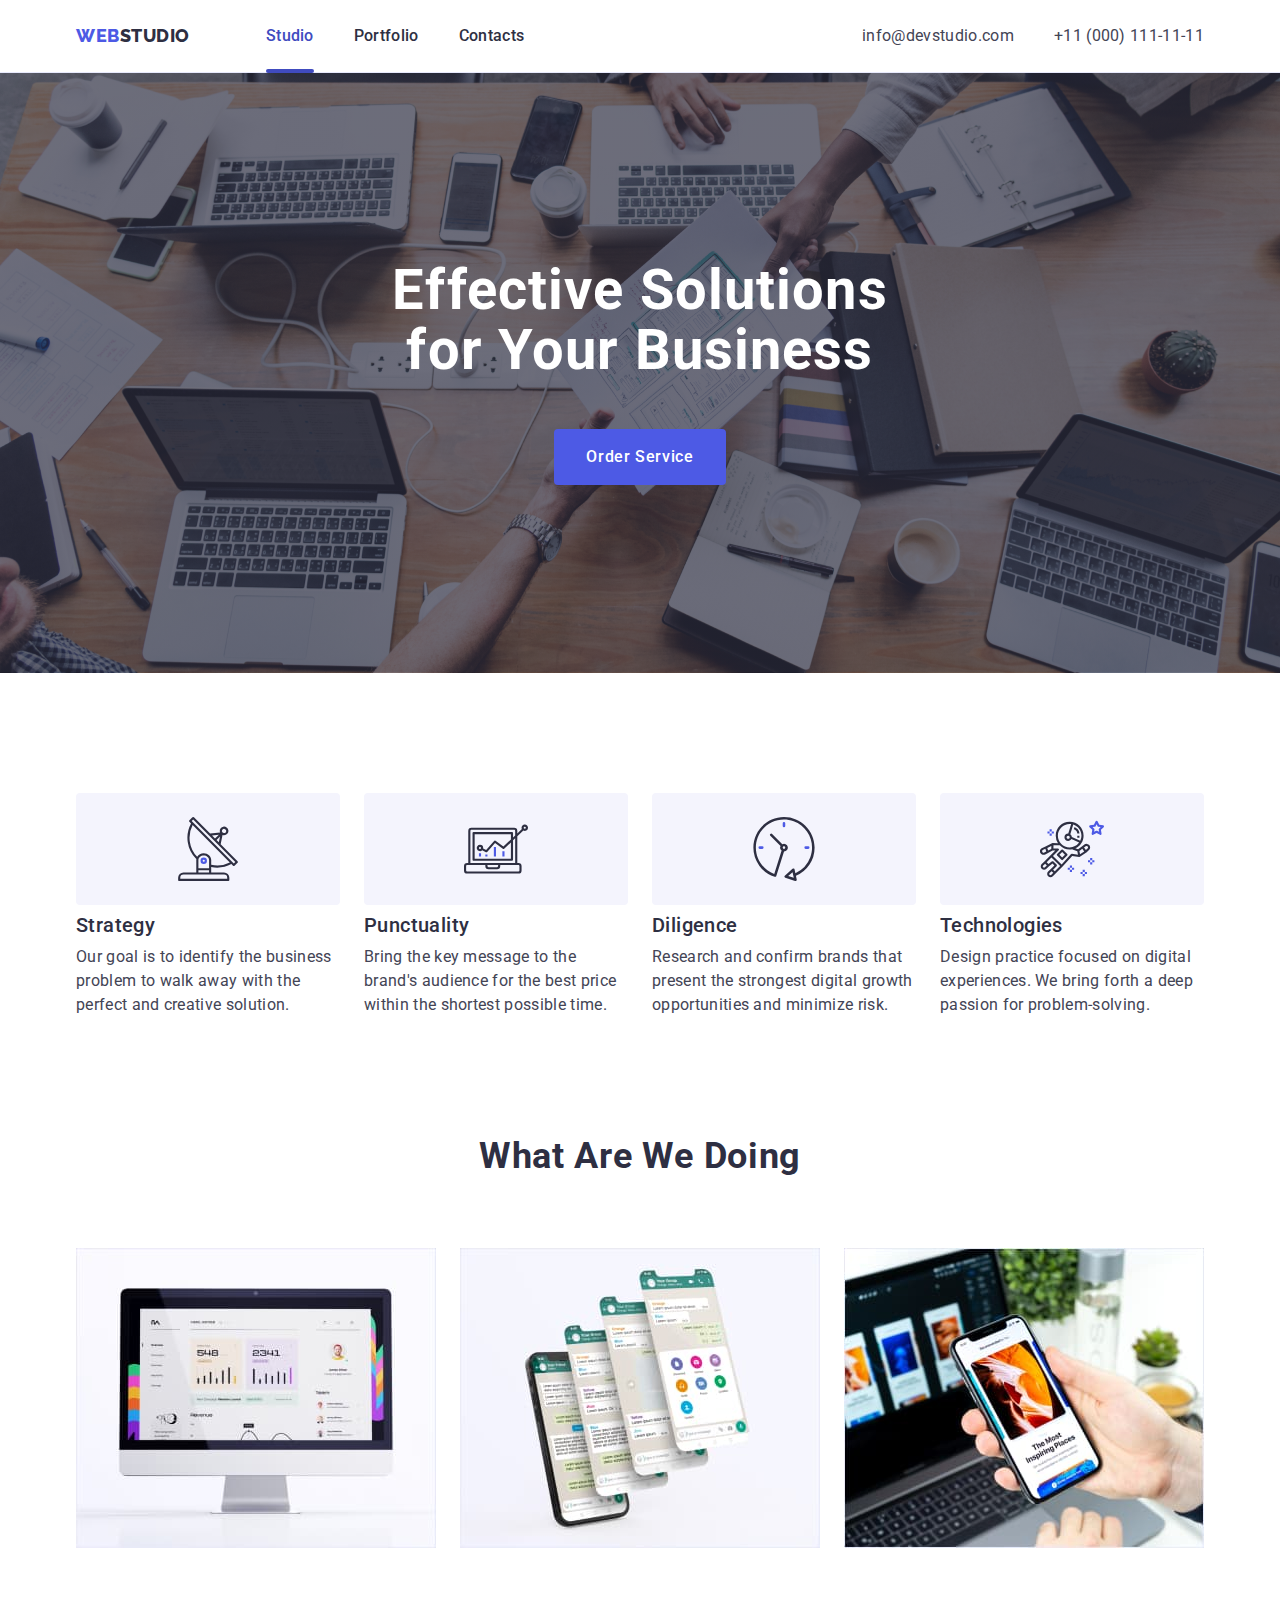
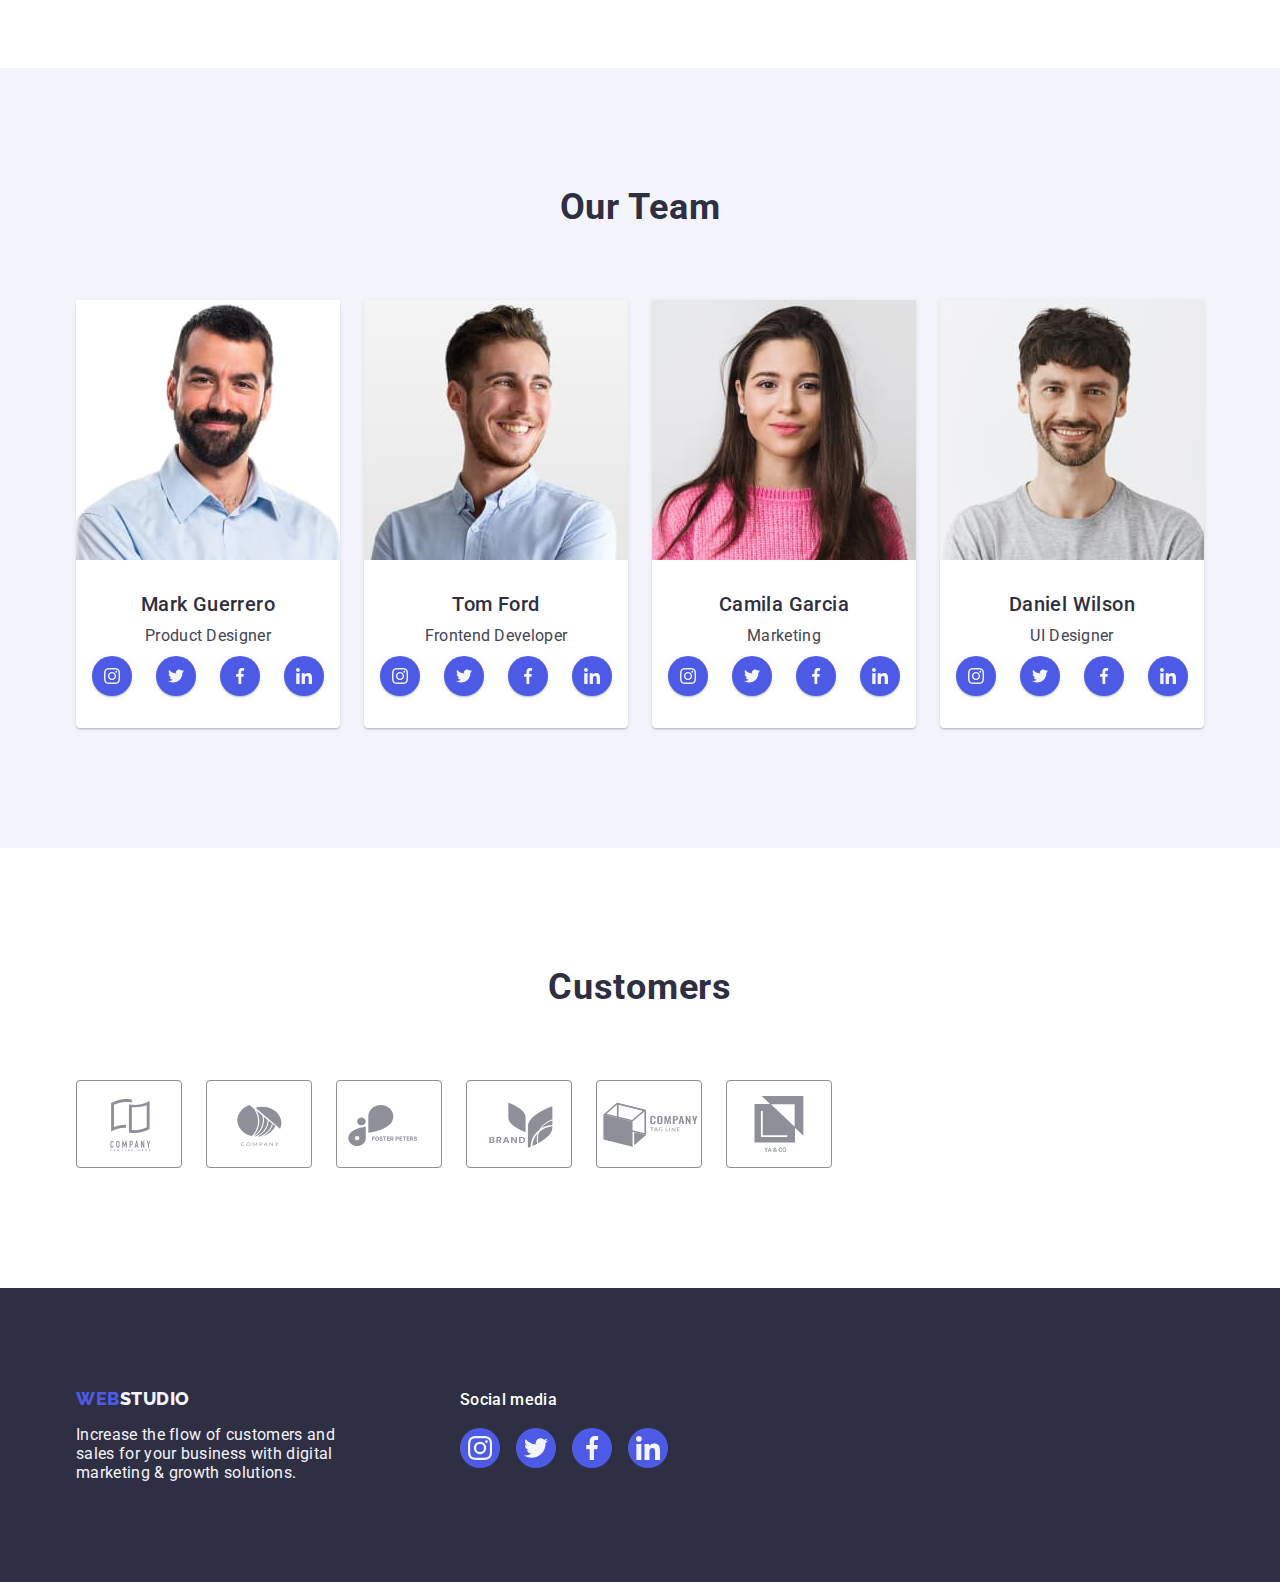
<file: index.html>
<!DOCTYPE html>
<html lang="en">
  <head>
    <meta charset="UTF-8" />
    <meta http-equiv="X-UA-Compatible" content="IE=edge" />
    <meta name="viewport" content="width=device-width, initial-scale=1.0" />
    <title>WebStudio</title>
    <link
      rel="stylesheet"
      href="https://cdn.jsdelivr.net/npm/modern-normalize@1.1.0/modern-normalize.min.css"
    />
    <link rel="preconnect" href="https://fonts.googleapis.com" />
    <link rel="preconnect" href="https://fonts.gstatic.com" crossorigin />
    <link
      href="https://fonts.googleapis.com/css2?family=Raleway:wght@800&family=Roboto:wght@400;500;700&display=swap"
      rel="stylesheet"
    />
    <link rel="stylesheet" href="./css/styles.css" />
  </head>
  <body>
    <!-- header  -->
    <header class="header">
      <div class="container header-container">
        <nav class="navigation">
          <a class="logo link logo-container" href="./index.html">
            Web<span class="logo-second-part">Studio</span>
          </a>

          <ul class="list menu">
            <li class="menu-item">
              <a href="./index.html" class="menu-link link current">Studio</a>
            </li>
            <li class="menu-item">
              <a href="./portfolio.html" class="menu-link link">Portfolio</a>
            </li>
            <li class="menu-item">
              <a href="" class="menu-link link">Contacts</a>
            </li>
          </ul>
        </nav>
        <address class="addres-list">
          <ul class="list menu">
            <li>
              <a href="mailto:info@devstudio.com" class="addres-link link"
                >info@devstudio.com</a
              >
            </li>
            <li>
              <a href="tel:+110001111111" class="addres-link link"
                >+11 (000) 111-11-11</a
              >
            </li>
          </ul>
        </address>
      </div>
    </header>
    <main>
      <!-- Hero -->
      <section class="hero hero-bg">
        <div class="container">
          <h1 class="title">Effective Solutions for Your Business</h1>
          <button class="hero-btn" type="button" data-modal-open>
            Order Service
          </button>
        </div>
      </section>
      <!-- features -->
      <section class="features-container">
        <div class="container">
          <h2 class="hidden-title" hidden>features</h2>
          <ul class="list features-list icon-list">
            <li class="features-item">
              <div class="icon-container">
                <svg width="64" height="64">
                  <use href="./images/icons.svg#icon-antenna"></use>
                </svg>
              </div>
              <h3 class="description-title">Strategy</h3>
              <p class="description">
                Our goal is to identify the business problem to walk away with
                the perfect and creative solution.
              </p>
            </li>
            <li class="features-item">
              <div class="icon-container">
                <svg width="64" height="64">
                  <use href="./images/icons.svg#icon-diagram"></use>
                </svg>
              </div>
              <h3 class="description-title">Punctuality</h3>
              <p class="description">
                Bring the key message to the brand's audience for the best price
                within the shortest possible time.
              </p>
            </li>
            <li class="features-item">
              <div class="icon-container">
                <svg width="64" height="64">
                  <use href="./images/icons.svg#icon-clock"></use>
                </svg>
              </div>
              <h3 class="description-title">Diligence</h3>
              <p class="description">
                Research and confirm brands that present the strongest digital
                growth opportunities and minimize risk.
              </p>
            </li>

            <li class="features-item">
              <div class="icon-container">
                <svg width="64" height="64">
                  <use href="./images/icons.svg#icon-astronaut"></use>
                </svg>
              </div>
              <h3 class="description-title">Technologies</h3>
              <p class="description">
                Design practice focused on digital experiences. We bring forth a
                deep passion for problem-solving.
              </p>
            </li>
          </ul>
        </div>
      </section>
      <!-- What are we doing -->
      <section class="wawd-container">
        <div class="container">
          <h2 class="subtitle">What are we doing</h2>
          <ul class="list wawd-list">
            <li class="wawd-item">
              <img
                src="./images/about_us/foto_2.jpg.jpg"
                alt="Macboock"
                width="360"
                height="300"
              />
            </li>
            <li class="wawd-item">
              <img
                src="./images/about_us/foto.jpg.jpg"
                alt="Messenger"
                width="360"
                height="300"
              />
            </li>
            <li class="wawd-item">
              <img
                src="./images/about_us/foto_3.jpg.jpg"
                alt="Phone"
                width="360"
                height="300"
              />
            </li>
          </ul>
        </div>
      </section>
      <!-- our team -->
      <section class="our-team section">
        <div class="container">
          <h2 class="subtitle">Our Team</h2>
          <ul class="list employees-list">
            <li class="images-team">
              <img
                class="employees-card"
                src="./images/our_team/img_3.jpg"
                alt="photo of the employee"
                width="264"
                height="260"
              />
              <div class="employees-card-description">
                <h3 class="name-teammate">Mark Guerrero</h3>
                <p class="place">Product Designer</p>
                <ul class="list social-list">
                  <li class="social-list-item">
                    <a class="social-link-icon" href="">
                      <svg class="icon-item" width="16" height="16">
                        <use href="./images/icons.svg#icon-instagram"></use>
                      </svg>
                    </a>
                  </li>
                  <li class="social-list-item">
                    <a class="social-link-icon" href="">
                      <svg class="icon-item" width="16" height="16">
                        <use href="./images/icons.svg#icon-twitter"></use>
                      </svg>
                    </a>
                  </li>
                  <li class="social-list-item">
                    <a class="social-link-icon" href="">
                      <svg class="icon-item" width="16" height="16">
                        <use href="./images/icons.svg#icon-facebook"></use>
                      </svg>
                    </a>
                  </li>
                  <li class="social-list-item">
                    <a class="social-link-icon" href="">
                      <svg class="icon-item" width="16" height="16">
                        <use href="./images/icons.svg#icon-linkedin"></use>
                      </svg>
                    </a>
                  </li>
                </ul>
              </div>
            </li>

            <li class="images-team">
              <img
                class="employees-card"
                src="./images/our_team/img_2.jpg"
                alt="photo of the employee"
                width="264"
                height="260"
              />
              <div class="employees-card-description">
                <h3 class="name-teammate">Tom Ford</h3>
                <p class="place">Frontend Developer</p>
                <ul class="list social-list">
                  <li class="social-list-item">
                    <a class="social-link-icon" href="">
                      <svg class="icon-item" width="16" height="16">
                        <use href="./images/icons.svg#icon-instagram"></use>
                      </svg>
                    </a>
                  </li>
                  <li class="social-list-item">
                    <a class="social-link-icon" href="">
                      <svg class="icon-item" width="16" height="16">
                        <use href="./images/icons.svg#icon-twitter"></use>
                      </svg>
                    </a>
                  </li>
                  <li class="social-list-item">
                    <a class="social-link-icon" href="">
                      <svg class="icon-item" width="16" height="16">
                        <use href="./images/icons.svg#icon-facebook"></use>
                      </svg>
                    </a>
                  </li>
                  <li class="social-list-item">
                    <a class="social-link-icon" href="">
                      <svg class="icon-item" width="16" height="16">
                        <use href="./images/icons.svg#icon-linkedin"></use>
                      </svg>
                    </a>
                  </li>
                </ul>
              </div>
            </li>

            <li class="images-team">
              <img
                class="employees-card"
                src="./images/our_team/img_1.jpg"
                alt="photo of the employee"
                width="264"
                height="260"
              />
              <div class="employees-card-description">
                <h3 class="name-teammate">Camila Garcia</h3>
                <p class="place">Marketing</p>
                <ul class="list social-list">
                  <li class="social-list-item">
                    <a class="social-link-icon" href="">
                      <svg class="icon-item" width="16" height="16">
                        <use href="./images/icons.svg#icon-instagram"></use>
                      </svg>
                    </a>
                  </li>
                  <li class="social-list-item">
                    <a class="social-link-icon" href="">
                      <svg class="icon-item" width="16" height="16">
                        <use href="./images/icons.svg#icon-twitter"></use>
                      </svg>
                    </a>
                  </li>
                  <li class="social-list-item">
                    <a class="social-link-icon" href="">
                      <svg class="icon-item" width="16" height="16">
                        <use href="./images/icons.svg#icon-facebook"></use>
                      </svg>
                    </a>
                  </li>
                  <li class="social-list-item">
                    <a class="social-link-icon" href="">
                      <svg class="icon-item" width="16" height="16">
                        <use href="./images/icons.svg#icon-linkedin"></use>
                      </svg>
                    </a>
                  </li>
                </ul>
              </div>
            </li>

            <li class="images-team">
              <img
                class="employees-card"
                src="./images/our_team/img.jpg"
                alt="photo of the employee"
                width="264"
                height="260"
              />
              <div class="employees-card-description">
                <h3 class="name-teammate">Daniel Wilson</h3>
                <p class="place">UI Designer</p>
                <ul class="list social-list">
                  <li class="social-list-item">
                    <a class="social-link-icon" href="">
                      <svg class="icon-item" width="16" height="16">
                        <use href="./images/icons.svg#icon-instagram"></use>
                      </svg>
                    </a>
                  </li>
                  <li class="social-list-item">
                    <a class="social-link-icon" href="">
                      <svg class="icon-item" width="16" height="16">
                        <use href="./images/icons.svg#icon-twitter"></use>
                      </svg>
                    </a>
                  </li>
                  <li class="social-list-item">
                    <a class="social-link-icon" href="">
                      <svg class="icon-item" width="16" height="16">
                        <use href="./images/icons.svg#icon-facebook"></use>
                      </svg>
                    </a>
                  </li>
                  <li class="social-list-item">
                    <a class="social-link-icon" href="">
                      <svg class="icon-item" width="16" height="16">
                        <use href="./images/icons.svg#icon-linkedin"></use>
                      </svg>
                    </a>
                  </li>
                </ul>
              </div>
            </li>
          </ul>
        </div>
      </section>
      <!-- customers -->
      <section class="customers-section section">
        <div class="container">
          <h2 class="customers-title subtitle">Customers</h2>
          <ul class="list customers-list">
            <li class="customers-item">
              <a class="customers-link link" href="">
                <svg class="customers-svg" width="104" height="56">
                  <use href="./images/icons.svg#icon-logo-1"></use>
                </svg>
              </a>
            </li>
            <li class="customers-item">
              <a class="customers-link link" href="">
                <svg class="customers-svg" width="104" height="56">
                  <use href="./images/icons.svg#icon-logo-2"></use>
                </svg>
              </a>
            </li>
            <li class="customers-item">
              <a class="customers-link link" href="">
                <svg class="customers-svg" width="104" height="56">
                  <use href="./images/icons.svg#icon-logo-3"></use>
                </svg>
              </a>
            </li>
            <li class="customers-item">
              <a class="customers-link link" href="">
                <svg class="customers-svg" width="104" height="56">
                  <use href="./images/icons.svg#icon-logo-4"></use>
                </svg>
              </a>
            </li>
            <li class="customers-item">
              <a class="customers-link link" href="">
                <svg class="customers-svg" width="104" height="56">
                  <use href="./images/icons.svg#icon-logo-5"></use>
                </svg>
              </a>
            </li>
            <li class="customers-item">
              <a class="customers-link link" href="">
                <svg class="customers-svg" width="104" height="56">
                  <use href="./images/icons.svg#icon-logo-6"></use>
                </svg>
              </a>
            </li>
          </ul>
        </div>
      </section>
    </main>
    <!-- footer -->
    <footer class="footer">
      <div class="container footer-container">
        <div class="footer-left-side">
          <a class="logo link footer-link" href="./index.html">
            Web<span class="logo-second-part logo-second-part-white"
              >Studio</span
            >
          </a>
          <p class="footer-text">
            Increase the flow of customers and sales for your business with
            digital marketing & growth solutions.
          </p>
        </div>
        <div class="footer-right-side">
          <p class="footer-right-side-text">Social media</p>
          <ul class="list footer-link-list">
            <li class="social-list-item">
              <a class="link-social-icon" href="">
                <svg class="icon-item" width="24" height="24">
                  <use href="./images/icons.svg#icon-instagram"></use>
                </svg>
              </a>
            </li>
            <li class="social-list-item">
              <a class="link-social-icon" href="">
                <svg class="icon-item" width="24" height="24">
                  <use href="./images/icons.svg#icon-twitter"></use>
                </svg>
              </a>
            </li>
            <li class="social-list-item">
              <a class="link-social-icon" href="">
                <svg class="icon-item" width="24" height="24">
                  <use href="./images/icons.svg#icon-facebook"></use>
                </svg>
              </a>
            </li>
            <li class="social-list-item">
              <a class="link-social-icon" href="">
                <svg class="icon-item" width="24" height="24">
                  <use href="./images/icons.svg#icon-linkedin"></use>
                </svg>
              </a>
            </li>
          </ul>
        </div>
      </div>
    </footer>
    <div class="backdrop is-hidden" data-modal>
      <div class="modal">
        <button type="button" class="modal-close-button" data-modal-close>
          <svg class="modal-close-item" width="8" height="8">
            <use href="./images/icons.svg#icon-close"></use>
          </svg>
        </button>
      </div>
    </div>
    <script src="./js/modal.js"></script>
  </body>
</html>
</file>
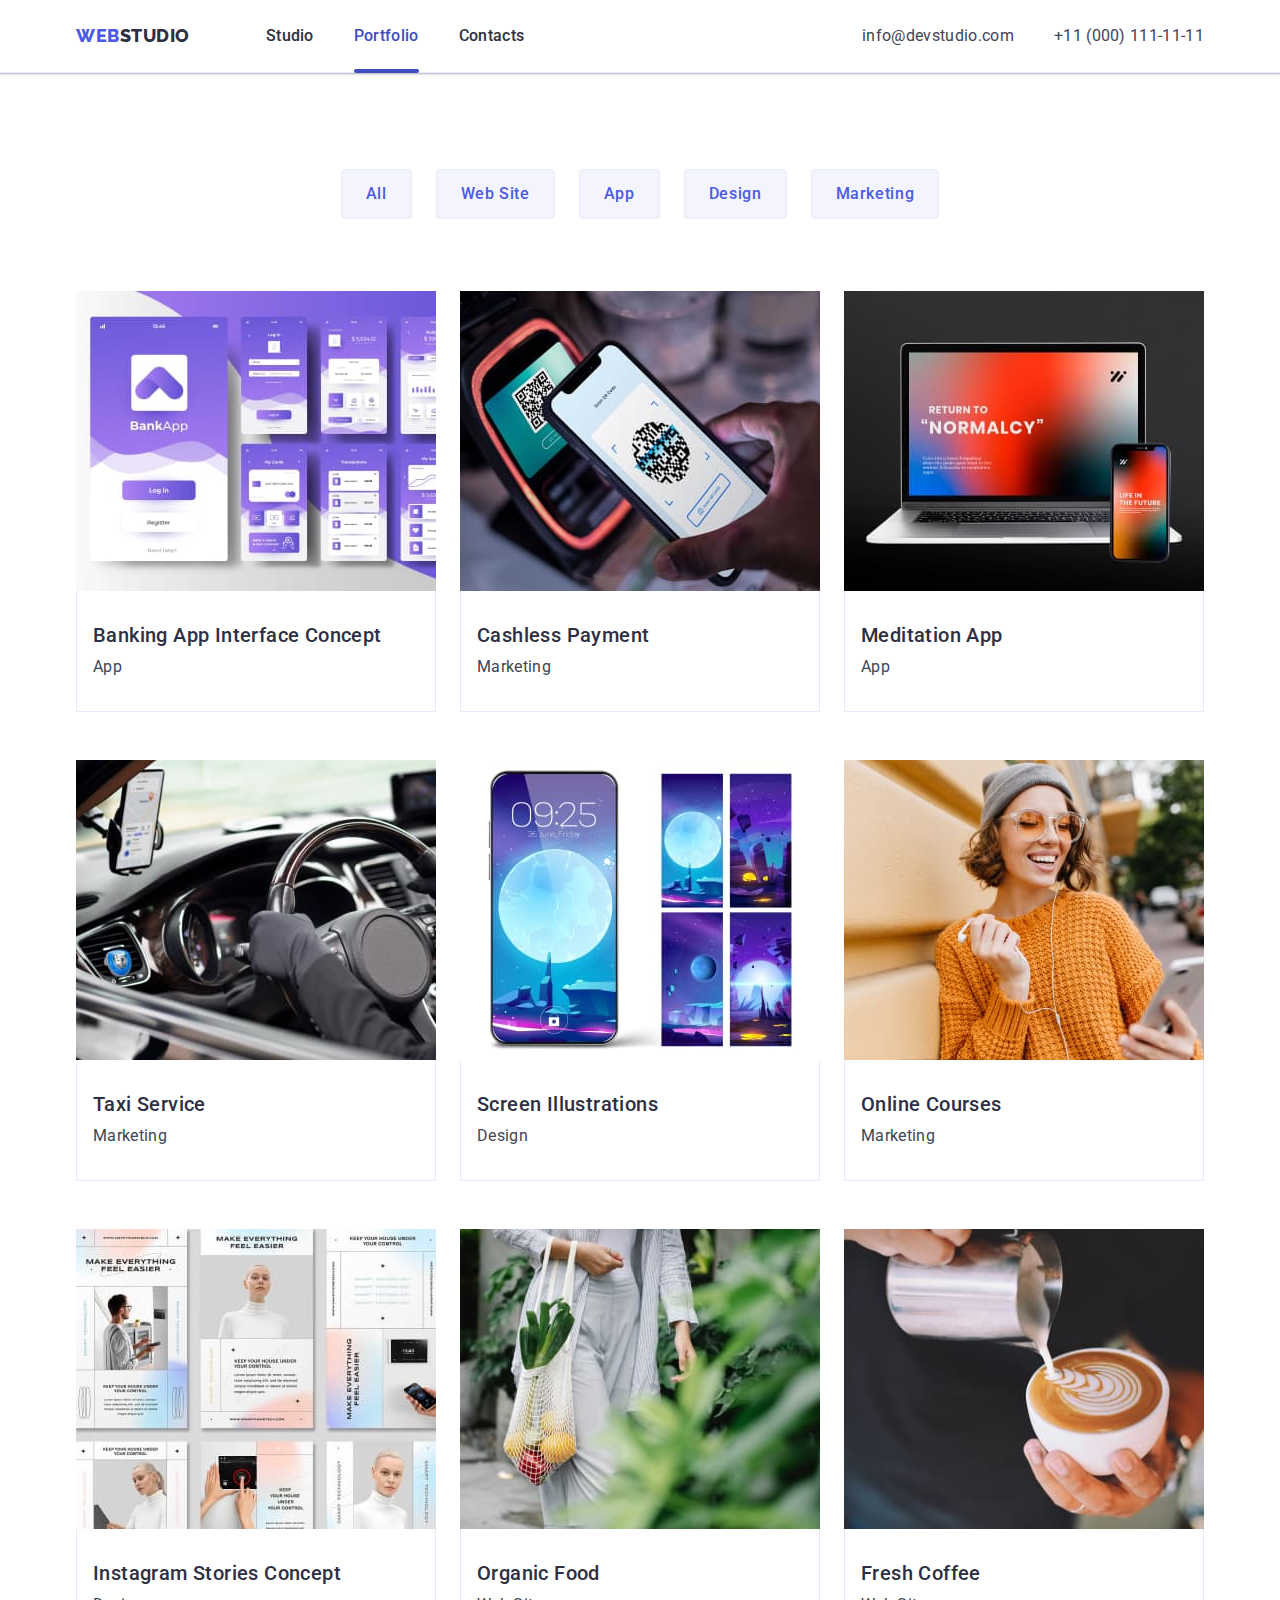
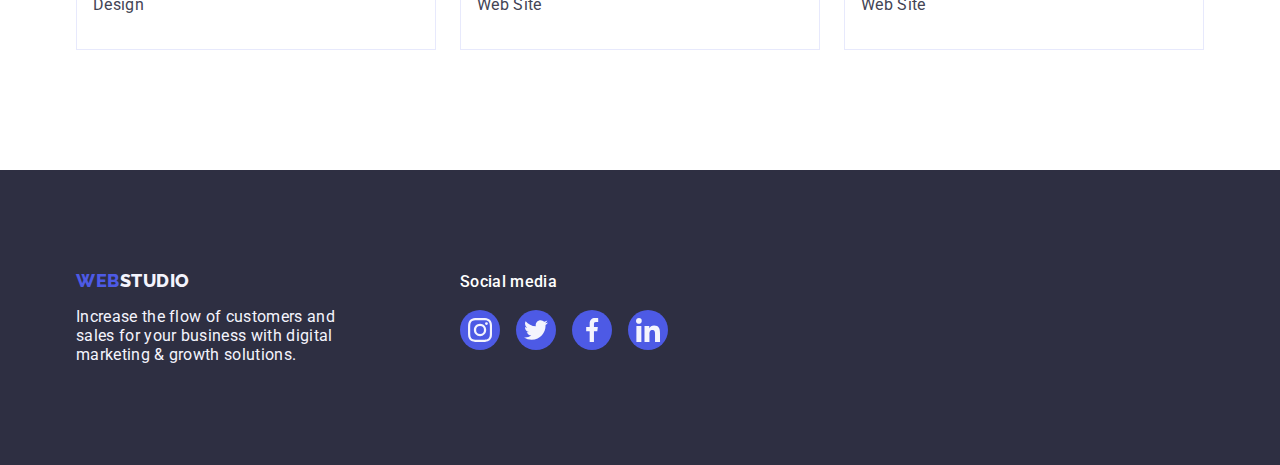
<file: portfolio.html>
<!DOCTYPE html>
<html lang="en">
  <head>
    <meta charset="UTF-8" />
    <meta http-equiv="X-UA-Compatible" content="IE=edge" />
    <meta name="viewport" content="width=device-width, initial-scale=1.0" />
    <title>Portfolio</title>
    <link
      rel="stylesheet"
      href="https://cdn.jsdelivr.net/npm/modern-normalize@1.1.0/modern-normalize.min.css"
    />
    <link rel="preconnect" href="https://fonts.googleapis.com" />
    <link rel="preconnect" href="https://fonts.gstatic.com" crossorigin />
    <link
      href="https://fonts.googleapis.com/css2?family=Raleway:wght@800&family=Roboto:wght@400;500;700&display=swap"
      rel="stylesheet"
    />
    <link rel="stylesheet" href="./css/styles.css" />
  </head>
  <body>
    <!-- header -->
    <header class="header">
      <div class="container header-container">
        <nav class="navigation">
          <a class="logo link logo-container" href="./index.html">
            Web<span class="logo-second-part">Studio</span>
          </a>

          <ul class="list menu">
            <li class="menu-item">
              <a href="./index.html" class="menu-link link">Studio</a>
            </li>
            <li class="menu-item">
              <a href="./portfolio.html" class="menu-link link current"
                >Portfolio</a
              >
            </li>
            <li class="menu-item">
              <a href="" class="menu-link link">Contacts</a>
            </li>
          </ul>
        </nav>
        <address class="addres-list">
          <ul class="list menu">
            <li>
              <a href="mailto:info@devstudio.com" class="addres-link link"
                >info@devstudio.com</a
              >
            </li>
            <li>
              <a href="tel:+110001111111" class="addres-link link"
                >+11 (000) 111-11-11</a
              >
            </li>
          </ul>
        </address>
      </div>
    </header>
    <!-- main -->
    <main>
      <section class="section-portfolio">
        <div class="container">
          <h1 hidden>Portfolio</h1>
          <!-- buttons -->

          <ul class="list button-list">
            <li class="button-list-item">
              <button type="button" class="button-body">All</button>
            </li>
            <li class="button-list-item">
              <button type="button" class="button-body">Web Site</button>
            </li>
            <li class="button-list-item">
              <button type="button" class="button-body">App</button>
            </li>
            <li class="button-list-item">
              <button type="button" class="button-body">Design</button>
            </li>
            <li class="button-list-item">
              <button type="button" class="button-body">Marketing</button>
            </li>
          </ul>

          <!-- Photo list -->
          <ul class="list pic-list">
            <li class="pic-item">
              <a href="" class="link pic-link"
                ><div class="overley-container">
                  <img
                    src="./images/photos_portfolio/foto_portfolio1.jpg"
                    alt="Banking App Interface"
                    width="360"
                    height="300"
                  />
                  <p class="overley">
                    - 14 Stylish and User-Friendly App Design Concepts · Task
                    Manager App · Calorie Tracker App · Exotic Fruit Ecommerce
                    App · Cloud Storage App
                  </p>
                </div>
                <div class="pic-container">
                  <h2 class="pic-name">Banking App Interface Concept</h2>
                  <p class="pic-description">App</p>
                </div>
              </a>
            </li>
            <li class="pic-item">
              <a href="" class="link pic-link"
                ><div class="overley-container">
                  <img
                    src="./images/photos_portfolio/foto_portfolio2.jpg"
                    alt="Payment"
                    width="360"
                    height="300"
                  />
                  <p class="overley">
                    - 14 Stylish and User-Friendly App Design Concepts · Task
                    Manager App · Calorie Tracker App · Exotic Fruit Ecommerce
                    App · Cloud Storage App
                  </p>
                </div>
                <div class="pic-container">
                  <h2 class="pic-name">Cashless Payment</h2>
                  <p class="pic-description">Marketing</p>
                </div>
              </a>
            </li>
            <li class="pic-item">
              <a href="" class="link pic-link"
                ><div class="overley-container">
                  <img
                    src="./images/photos_portfolio/foto_portfolio3.jpg"
                    alt="Meditation App"
                    width="360"
                    height="300"
                  />
                  <p class="overley">
                    - 14 Stylish and User-Friendly App Design Concepts · Task
                    Manager App · Calorie Tracker App · Exotic Fruit Ecommerce
                    App · Cloud Storage App
                  </p>
                </div>
                <div class="pic-container">
                  <h2 class="pic-name">Meditation App</h2>
                  <p class="pic-description">App</p>
                </div>
              </a>
            </li>
            <li class="pic-item">
              <a href="" class="link pic-link"
                ><div class="overley-container">
                  <img
                    src="./images/photos_portfolio/foto_portfolio4.jpg"
                    alt="Taxi service"
                    width="360"
                    height="300"
                  />
                  <p class="overley">
                    - 14 Stylish and User-Friendly App Design Concepts · Task
                    Manager App · Calorie Tracker App · Exotic Fruit Ecommerce
                    App · Cloud Storage App
                  </p>
                </div>

                <div class="pic-container">
                  <h2 class="pic-name">Taxi Service</h2>
                  <p class="pic-description">Marketing</p>
                </div>
              </a>
            </li>
            <li class="pic-item">
              <a href="" class="link pic-link"
                ><div class="overley-container">
                  <img
                    src="./images/photos_portfolio/foto_portfolio5.jpg"
                    alt="Screen Illustrations"
                    width="360"
                    height="300"
                  />
                  <p class="overley">
                    - 14 Stylish and User-Friendly App Design Concepts · Task
                    Manager App · Calorie Tracker App · Exotic Fruit Ecommerce
                    App · Cloud Storage App
                  </p>
                </div>

                <div class="pic-container">
                  <h2 class="pic-name">Screen Illustrations</h2>
                  <p class="pic-description">Design</p>
                </div>
              </a>
            </li>
            <li class="pic-item">
              <a href="" class="link pic-link"
                ><div class="overley-container">
                  <img
                    src="./images/photos_portfolio/foto_portfolio6.jpg"
                    alt="Online Courses"
                    width="360"
                    height="300"
                  />
                  <p class="overley">
                    - 14 Stylish and User-Friendly App Design Concepts · Task
                    Manager App · Calorie Tracker App · Exotic Fruit Ecommerce
                    App · Cloud Storage App
                  </p>
                </div>

                <div class="pic-container">
                  <h2 class="pic-name">Online Courses</h2>
                  <p class="pic-description">Marketing</p>
                </div>
              </a>
            </li>
            <li class="pic-item">
              <a href="" class="link pic-link"
                ><div class="overley-container">
                  <img
                    src="./images/photos_portfolio/foto_portfolio7.jpg"
                    alt="Instagram Stories Concept"
                    width="360"
                    height="300"
                  />
                  <p class="overley">
                    - 14 Stylish and User-Friendly App Design Concepts · Task
                    Manager App · Calorie Tracker App · Exotic Fruit Ecommerce
                    App · Cloud Storage App
                  </p>
                </div>

                <div class="pic-container">
                  <h2 class="pic-name">Instagram Stories Concept</h2>
                  <p class="pic-description">Design</p>
                </div>
              </a>
            </li>
            <li class="pic-item">
              <a href="" class="link pic-link"
                ><div class="overley-container">
                  <img
                    src="./images/photos_portfolio/foto_portfolio8.jpg"
                    alt="Organic Food"
                    width="360"
                    height="300"
                  />
                  <p class="overley">
                    - 14 Stylish and User-Friendly App Design Concepts · Task
                    Manager App · Calorie Tracker App · Exotic Fruit Ecommerce
                    App · Cloud Storage App
                  </p>
                </div>

                <div class="pic-container">
                  <h2 class="pic-name">Organic Food</h2>
                  <p class="pic-description">Web Site</p>
                </div>
              </a>
            </li>
            <li class="pic-item">
              <a href="" class="link pic-link"
                ><div class="overley-container">
                  <img
                    src="./images/photos_portfolio/foto_portfolio9.jpg"
                    alt="Fresh Coffee"
                    width="360"
                    height="300"
                  />
                  <p class="overley">
                    - 14 Stylish and User-Friendly App Design Concepts · Task
                    Manager App · Calorie Tracker App · Exotic Fruit Ecommerce
                    App · Cloud Storage App
                  </p>
                </div>
                <div class="pic-container">
                  <h2 class="pic-name">Fresh Coffee</h2>
                  <p class="pic-description">Web Site</p>
                </div>
              </a>
            </li>
          </ul>
        </div>
      </section>
    </main>
    <footer class="footer">
      <div class="container footer-container">
        <div class="footer-left-side">
          <a class="logo link footer-link" href="./index.html">
            Web<span class="logo-second-part logo-second-part-white"
              >Studio</span
            >
          </a>
          <p class="footer-text">
            Increase the flow of customers and sales for your business with
            digital marketing & growth solutions.
          </p>
        </div>
        <div class="footer-right-side">
          <p class="footer-right-side-text">Social media</p>
          <ul class="list footer-link-list">
            <li class="social-list-item">
              <a class="link-social-icon" href="">
                <svg class="icon-item" width="24" height="24">
                  <use href="./images/icons.svg#icon-instagram"></use>
                </svg>
              </a>
            </li>
            <li class="social-list-item">
              <a class="link-social-icon" href="">
                <svg class="icon-item" width="24" height="24">
                  <use href="./images/icons.svg#icon-twitter"></use>
                </svg>
              </a>
            </li>
            <li class="social-list-item">
              <a class="link-social-icon" href="">
                <svg class="icon-item" width="24" height="24">
                  <use href="./images/icons.svg#icon-facebook"></use>
                </svg>
              </a>
            </li>
            <li class="social-list-item">
              <a class="link-social-icon" href="">
                <svg class="icon-item" width="24" height="24">
                  <use href="./images/icons.svg#icon-linkedin"></use>
                </svg>
              </a>
            </li>
          </ul>
        </div>
      </div>
    </footer>
  </body>
</html>
</file>
<file: css/styles.css>
:root {
  --accent-color: #404bbf;
}
body {
  font-family: "Roboto", sans-serif;
  color: #434455;
  background-color: #ffffff;
}
button {
  cursor: pointer;
  font-family: inherit;
}
.link {
  text-decoration: none;
}
.list {
  list-style: none;
}
.menu-link {
  color: #2e2f42;
}
h1,
h2,
h3,
h4,
p {
  margin-top: 0;
  margin-bottom: 0;
}
ul,
ol {
  margin-top: 0;
  margin-bottom: 0;
  padding-left: 0;
}
img {
  display: block;
}
/* ============================================HEADER======================================== */
/* LOGO */

.logo {
  font-family: "Raleway", sans-serif;
  font-weight: 800;
  font-size: 18px;
  line-height: 1.17;
  letter-spacing: 0.03em;
  text-transform: uppercase;
  text-decoration: none;
  color: #4d5ae5;
}
.logo-second-part {
  color: #2e2f42;
}
/* NAVIGATION */
.menu-item {
  font-weight: 500;
  font-size: 16px;
  line-height: 1.5;
  letter-spacing: 0.02em;
  color: #2e2f42;
}
.menu-link:hover,
.addres-link:hover {
  color: var(--accent-color);
}
.menu-link:focus,
.addres-link:focus {
  color: var(--accent-color);
}
.current {
  color: #404bbf;
}
.current::after {
  content: "";
  position: absolute;
  bottom: -1px;
  right: 0;
  width: 100%;
  height: 4px;
  background-color: var(--accent-color);
  border-radius: 2px;
}
/* ADDRES */
.addres-list {
  font-style: normal;
}
.addres-link {
  font-size: 16px;
  text-decoration: none;
  line-height: 1.5;
  letter-spacing: 0.02em;
  color: #434455;
  padding: 24px 0;
  transition: color 250ms cubic-bezier(0.4, 0, 0.2, 1);
}
.header {
  border-bottom: 1px solid #e7e9fc;
  /* padding: 24px 0; */
  box-shadow: 0px 2px 1px rgba(46, 47, 66, 0.08),
    0px 1px 1px rgba(46, 47, 66, 0.16), 0px 1px 6px rgba(46, 47, 66, 0.08);
}
.header-container {
  display: flex;
  align-items: center;
  justify-content: space-between;
}
.navigation {
  display: flex;
  align-items: center;
}
.menu {
  display: flex;
  align-items: center;
  gap: 40px;
}
.menu-link {
  display: block;
  padding: 24px 0;
  position: relative;
  transition: color 250ms cubic-bezier(0.4, 0, 0.2, 1);
}
.logo-container {
  margin-right: 76px;
}

.section {
  padding-bottom: 120px;
  padding-top: 120px;
}

/* ============================================/HEADER======================================== */
/* ============================================MAIN======================================== */
/* HERO SECTION */
.hero {
  background-color: #2e2f42;
  background-size: cover;
  text-align: center;
  display: flex;
  padding-top: 188px;
  padding-bottom: 188px;
  background-image: linear-gradient(
      rgba(46, 47, 66, 0.7),
      rgba(46, 47, 66, 0.7)
    ),
    url(../images/hero/people-office.jpg);
  background-repeat: no-repeat;
  max-width: 1440px;
  background-position: center;
  margin: 0 auto;
}
.title {
  font-weight: 700;
  text-align: center;
  font-size: 56px;
  line-height: 1.07;
  letter-spacing: 0.02em;
  color: #ffffff;
  max-width: 496px;
  margin-left: auto;
  margin-right: auto;
  margin-bottom: 48px;
}
.hero-btn {
  border: none;
  margin-left: auto;
  margin-right: auto;
  display: block;
  min-width: 169px;
  font-weight: 500;
  font-size: 16px;
  line-height: 1.5;
  letter-spacing: 0.04em;
  color: #ffffff;
  background-color: #4d5ae5;
  padding: 16px 32px;
  border-radius: 4px;
  transition: background-color 250ms cubic-bezier(0.4, 0, 0.2, 1);
}
.hero-btn:hover,
.hero-btn:focus {
  background-color: var(--accent-color);
}
/* FEATURES */
.description-title {
  font-weight: 500;
  font-size: 20px;
  line-height: 1.2;
  letter-spacing: 0.02em;
  color: #2e2f42;
  margin-bottom: 8px;
}
.description {
  font-size: 16px;
  line-height: 1.5;
  letter-spacing: 0.02em;
}
.features-list {
  display: flex;
  gap: 24px;
}
.features-item {
  width: calc((100% - 72px) / 4);
}
.features-container {
  padding: 120px 0px;
}
.icon-list {
  display: flex;
}
.icon-container {
  display: flex;
  justify-content: center;
  align-items: center;
  border-radius: 4px;
  background-color: #f4f4fd;
  padding-top: 24px;
  padding-bottom: 24px;
  margin-bottom: 8px;
}
/* WHAT ARE WE DOING */
.wawd-container {
  padding-bottom: 120px;
}
.subtitle {
  font-weight: 700;
  font-size: 36px;
  line-height: 1.1;
  text-align: center;
  letter-spacing: 0.02em;
  text-transform: capitalize;
  color: #2e2f42;
  margin-bottom: 72px;
}
.wawd-list {
  display: flex;
  gap: 24px;
}
.wawd-item {
  flex-basis: (100%-84px)/3;
}
/* OUR TEAM */
.our-team {
  background-color: #f4f4fd;
}
.images-team {
  background-color: #ffffff;
  border-radius: 0px 0px 4px 4px;
  box-shadow: 0px 1px 6px rgba(46, 47, 66, 0.08),
    0px 1px 1px rgba(46, 47, 66, 0.16), 0px 2px 1px rgba(46, 47, 66, 0.08);
}
.name-teammate {
  font-weight: 500;
  font-size: 20px;
  line-height: 1.2;
  letter-spacing: 0.02em;
  color: #2e2f42;
  text-align: center;
  margin-bottom: 8px;
}
.place {
  font-size: 16px;
  line-height: 1.5;
  letter-spacing: 0.02em;
  text-align: center;
}
.employees-list {
  display: flex;
  gap: 24px;
}
.employees-card {
  flex-basis: (100%-96px)/4;
}
.employees-card-description {
  padding: 32px 0;
}
.social-list {
  display: flex;
  gap: 24px;
  margin-top: 8px;
  justify-content: center;
}
.social-list-item {
  width: 40px;
  height: 40px;
}
.social-link-icon {
  display: flex;
  justify-content: center;
  align-items: center;
  width: 100%;
  height: 100%;
  border-radius: 50%;
  background-color: #4d5ae5;
  box-shadow: 0px 1px 6px rgba(46, 47, 66, 0.08),
    0px 1px 1px rgba(46, 47, 66, 0.16), 0px 2px 1px rgba(46, 47, 66, 0.08);
  transition: background-color 250ms cubic-bezier(0.4, 0, 0.2, 1);
}
.social-link-icon:hover,
.social-link-icon:focus {
  background-color: var(--accent-color);
}
.icon-item {
  fill: #f4f4fd;
}
/* Customers */
.customers-section {
  text-align: center;
}
.customers-list {
  display: flex;
  gap: 24px;
}
.customers-item {
  width: calc((100%-120px) / 6);
  height: 88px;
}
.customers-link {
  color: #8e8f99;
  justify-content: center;
  align-items: center;
  display: flex;
  border: 1px solid;
  border-color: #8e8f99;
  border-radius: 4px;
  width: 100%;
  height: 100%;
  transition: border-color 250ms cubic-bezier(0.4, 0, 0.2, 1),
    color 250ms cubic-bezier(0.4, 0, 0.2, 1);
}
.customers-svg {
  fill: currentColor;
}
.customers-link:hover,
.customers-link:focus {
  color: var(--accent-color);
  border-color: var(--accent-color);
}
.customers-link:hover .customers-svg,
.customers-link:focus .customers-svg {
  color: var(--accent-color);
  fill: var(--accent-color);
}
/* ============================================/MAIN======================================== */
/* ============================================FOOTER======================================== */
.footer {
  background-color: #2e2f42;
  padding: 100px 0px;
}
.footer-container {
  display: flex;
  align-items: baseline;
}
.footer-left-side {
  margin-right: 120px;
}
.footer-right-side {
  display: flex;
  flex-direction: column;
}
.footer-text {
  font-size: 16px;
  line-height: 1.2;
  letter-spacing: 0.02em;
  color: #f4f4fd;
  max-width: 264px;
}
.footer-right-side-text {
  font-weight: 500;
  font-size: 16px;
  line-height: 1.5;
  letter-spacing: 0.02em;
  color: #ffffff;
  margin-bottom: 16px;
}
.logo-second-part-white {
  color: #f4f4fd;
}
.footer-link {
  display: inline-block;
  margin-bottom: 16px;
}
.footer-link-list {
  display: flex;
  gap: 16px;
}

.link-social-icon {
  width: 100%;
  height: 100%;
  background-color: #4d5ae5;
  border-radius: 50%;
  display: flex;
  align-items: center;
  justify-content: center;
  transition: background-color 250ms cubic-bezier(0.4, 0, 0.2, 1);
}
.link-social-icon:hover,
.link-social-icon:focus {
  background-color: #31d0aa;
}
/* ============================================/FOOTER======================================== */
/* ---------------------------------------------PORTFOLIO --------------------------------------------- */
/* BUTTONS */
.section-portfolio {
  padding: 96px 0 120px;
}
.button-list {
  display: flex;
  justify-content: center;
  gap: 24px;
  margin-bottom: 72px;
}
.button-body {
  background-color: #f4f4fd;
  font-weight: 500;
  font-size: 16px;
  line-height: 1.5;
  letter-spacing: 0.04em;
  color: #4d5ae5;
  padding: 12px 24px;
  border: 1px solid #e7e9fc;
  border-radius: 4px;
  transition: color 250ms cubic-bezier(0.4, 0, 0.2, 1),
    background-color 250ms cubic-bezier(0.4, 0, 0.2, 1),
    border-color 250ms cubic-bezier(0.4, 0, 0.2, 1),
    box-shadow 250ms cubic-bezier(0.4, 0, 0.2, 1);
}
.button-body:hover,
.button-body:focus {
  box-shadow: 0px 3px 1px rgba(0, 0, 0, 0.1), 0px 2px 1px rgba(0, 0, 0, 0.08),
    0px 2px 2px rgba(0, 0, 0, 0.12);
  background-color: var(--accent-color);
  color: #ffffff;
  border: 1px solid transparent;
}
/* PICTURES */
.pic-list {
  display: flex;
  flex-wrap: wrap;
  column-gap: 24px;
  row-gap: 48px;
}
.pic-item {
  width: calc((100% - 48px) / 3);
}
.pic-link {
  display: block;
  transition: box-shadow 250ms cubic-bezier(0.4, 0, 0.2, 1);
}
.pic-link:hover,
.pic-link:focus {
  box-shadow: 0px 1px 6px rgba(46, 47, 66, 0.08),
    0px 1px 1px rgba(46, 47, 66, 0.16), 0px 2px 1px rgba(46, 47, 66, 0.08);
}
.pic-name {
  font-weight: 500;
  font-size: 20px;
  line-height: 1.2;
  letter-spacing: 0.02em;
  color: #2e2f42;
  margin-bottom: 8px;
}
.pic-description {
  font-size: 16px;
  line-height: 1.5;
  letter-spacing: 0.02em;
  color: #434455;
}
.pic-container {
  padding: 32px 16px;
  border: 1px solid #e7e9fc;
  border-top: none;
}
.overley-container {
  position: relative;
  overflow: hidden;
}
.overley {
  line-height: 1.5;
  letter-spacing: 0.02em;
  top: 0;
  left: 0;
  position: absolute;
  color: #f4f4fd;
  background-color: #4d5ae5;
  padding: 40px 32px;
  width: 100%;
  height: 100%;
  overflow: auto;
  transform: translateY(100%);
  transition: transform 250ms cubic-bezier(0.4, 0, 0.2, 1);
}
.pic-link:hover .overley,
.pic-link:focus .overley {
  transform: translateY(0);
}
/* ---------------------------------------------disposition--------------------------------------------- */
.container {
  width: 1158px;
  margin-left: auto;
  margin-right: auto;
  padding-left: 15px;
  padding-right: 15px;
}
/* --------------------------------------------MODAL-Window--------------------------------------------- */
.backdrop {
  position: fixed;
  top: 0;
  left: 0;
  width: 100%;
  height: 100%;
  background-color: rgba(46, 47, 66, 0.4);
  transition: opacity 250ms cubic-bezier(0.4, 0, 0.2, 1),
    visibility 250ms cubic-bezier(0.4, 0, 0.2, 1);
}
.modal {
  position: absolute;
  width: 408px;
  min-height: 576px;
  background-color: #fcfcfc;
  left: 50%;
  top: 50%;
  transform: translate(-50%, -50%);
  box-shadow: 0px 1px 1px rgba(0, 0, 0, 0.14), 0px 1px 3px rgba(0, 0, 0, 0.12),
    0px 2px 1px rgba(0, 0, 0, 0.2);
  border-radius: 4px;
  transition: transform 250ms cubic-bezier(0.4, 0, 0.2, 1);
}
.modal-close-button {
  position: absolute;
  top: 24px;
  right: 24px;
  width: 24px;
  height: 24px;
  display: flex;
  align-items: center;
  justify-content: center;
  background-color: #e7e9fc;
  border-radius: 50%;
  border: 1px solid rgba(0, 0, 0, 0.1);
  padding: 0;
  transition: background-color 250ms cubic-bezier(0.4, 0, 0.2, 1),
    border 250ms cubic-bezier(0.4, 0, 0.2, 1);
}
.modal-close-button:hover,
.modal-close-button:focus {
  background-color: var(--accent-color);
  fill: #ffffff;
  border: none;
}
.modal-close-item {
  transition: fill 250ms cubic-bezier(0.4, 0, 0.2, 1);
}
.is-hidden {
  opacity: 0;
  visibility: hidden;
  pointer-events: none;
  transform: translateY(-100%);
}
</file>
